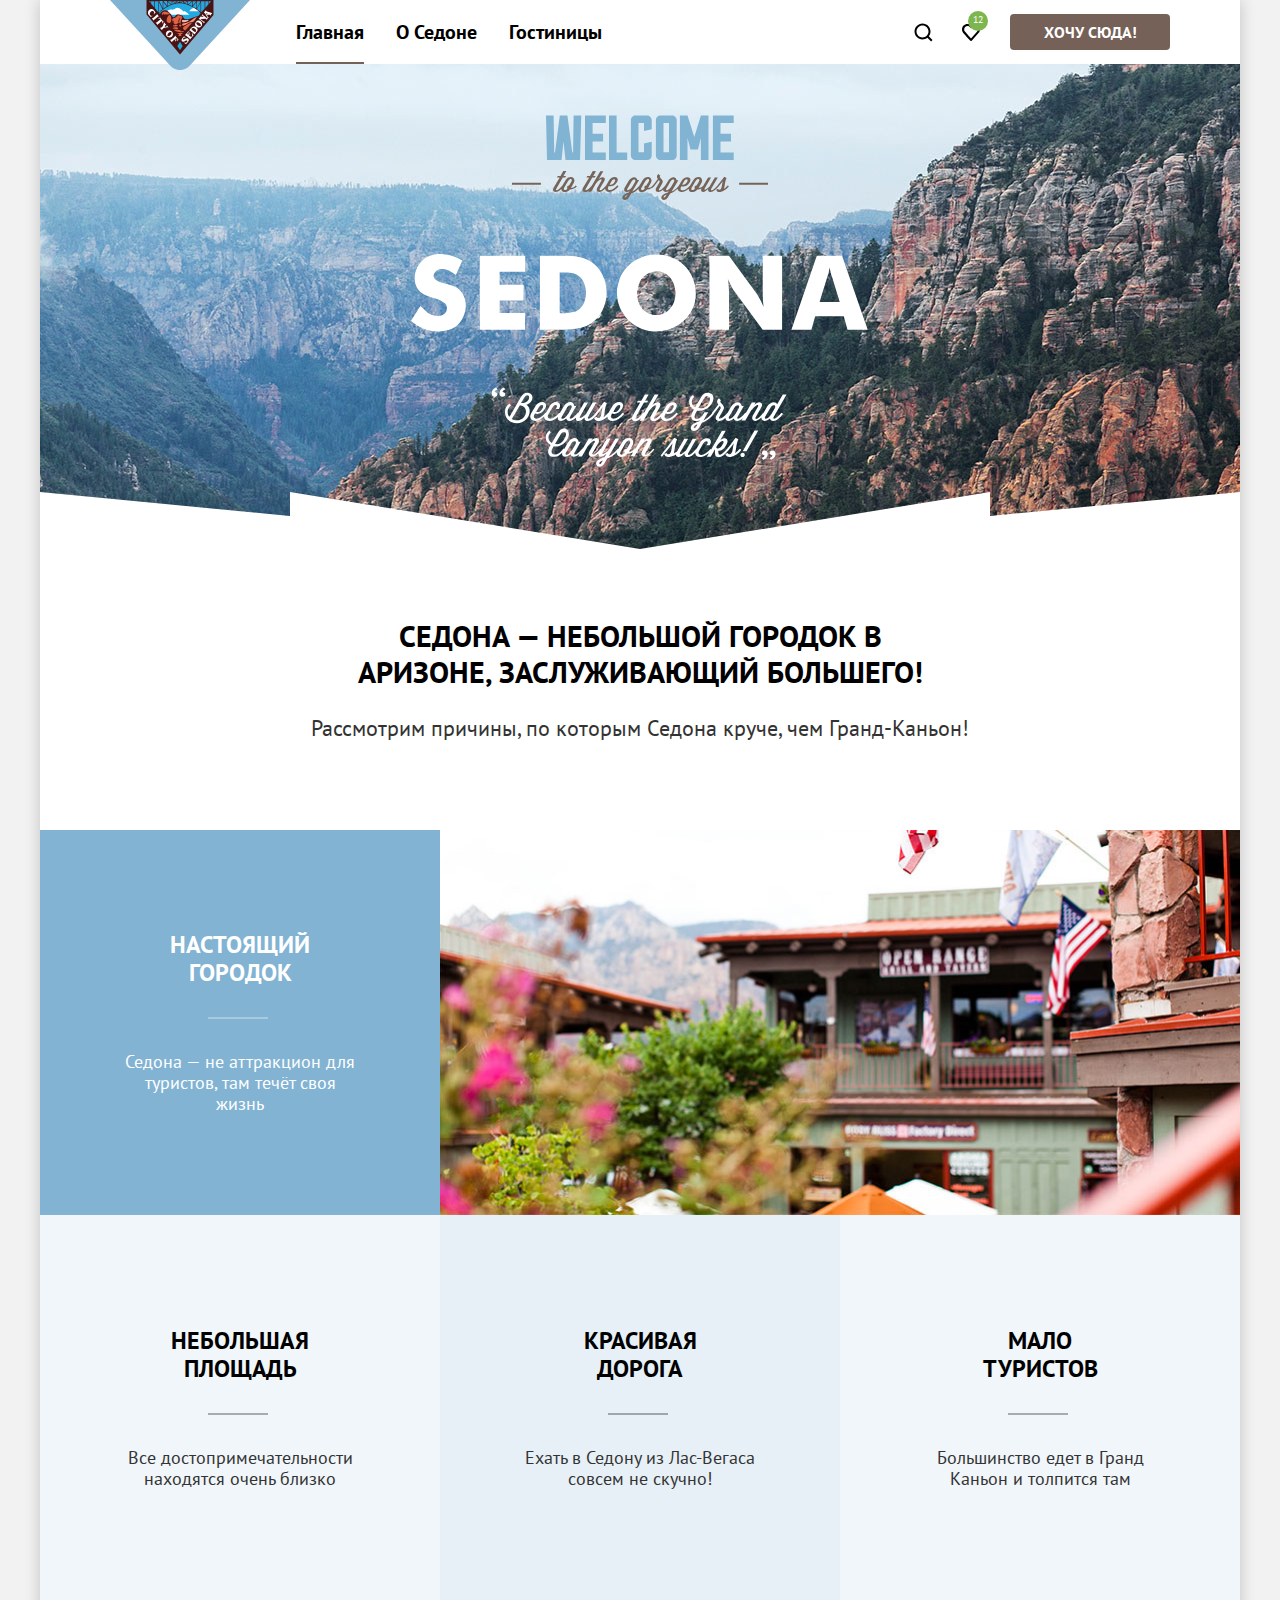
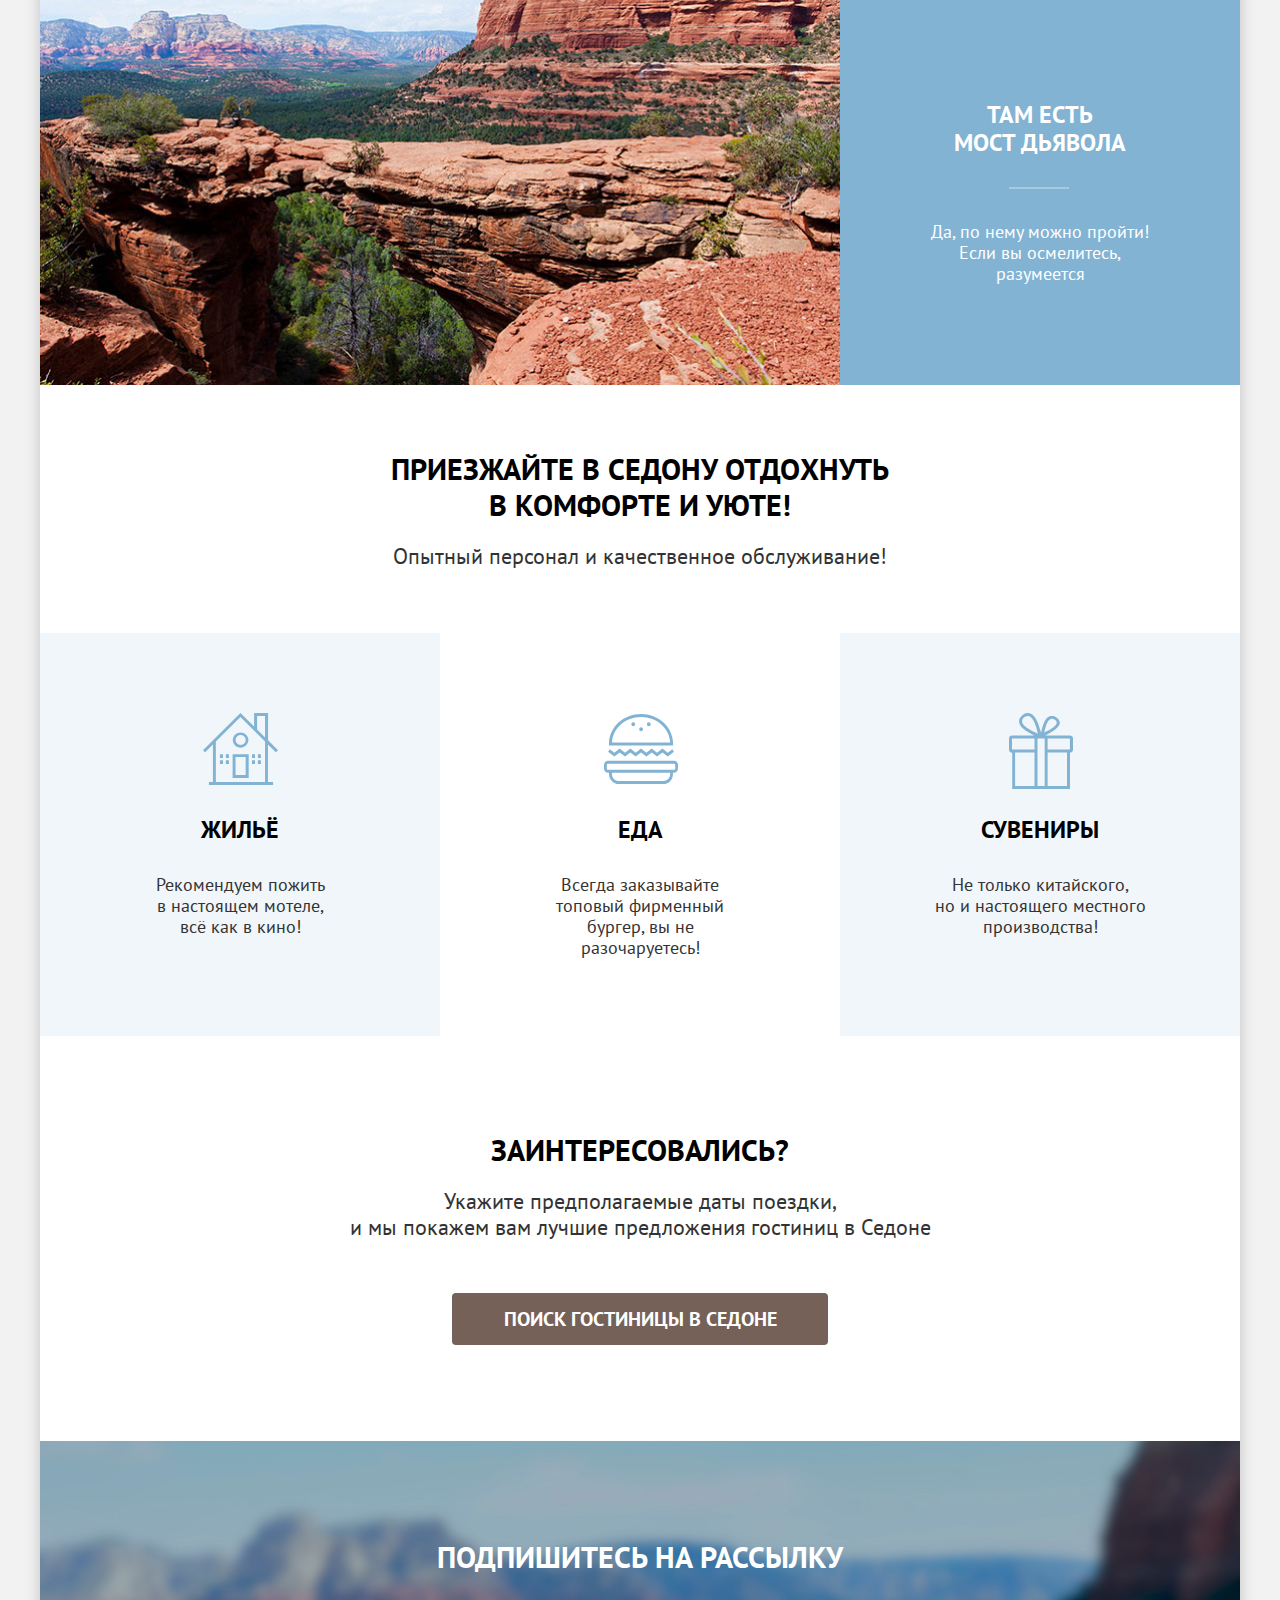
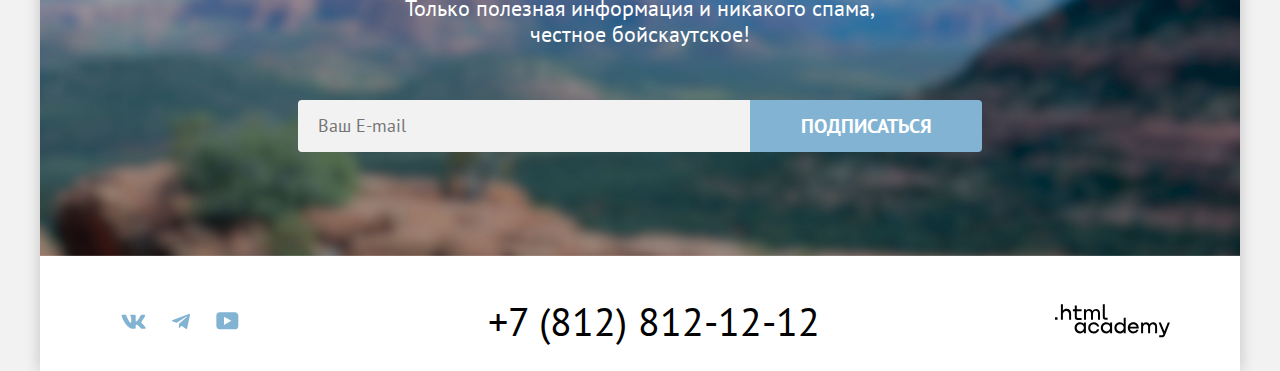
<file: index.html>
<!DOCTYPE html>
<html lang="ru">
  <head>
    <meta charset="utf-8" />
    <title>Седона</title>
    <link rel="stylesheet" href="styles/styles.css" />
    <link rel="icon" href="favicon.ico" />
    <link rel="icon" type="image/png" href="images/favicon.png" />
  </head>
  <body>
    <div class="page-container">
      <header class="page-header" data-test="header">
        <nav class="navigation">
          <a class="navigation-logo" href="index.html" aria-current="page"
            ><img
              class="logo-navigation-list"
              src="images/logo.svg"
              width="140"
              height="70"
              alt="Логотип Седоны"
          /></a>
          <ul class="navigation-list list-reset">
            <li class="navigation-item">
              <a class="navigation-link navigation-link-current" href="#"
                >Главная</a
              >
            </li>
            <li class="navigation-item">
              <a class="navigation-link" href="#">О Седоне</a>
            </li>
            <li class="navigation-item">
              <a class="navigation-link" href="catalog.html">Гостиницы</a>
            </li>
          </ul>
          <ul class="navigation-user list-reset">
            <li class="navigation-user-item">
              <a class="navigation-link" href="#"
                ><span class="visually-hidden">Поиск</span></a
              >
            </li>
            <li class="navigation-user-item">
              <a class="navigation-link" href="#"
                ><span class="visually-hidden">В избранном</span></a
              >
              <span class="favorite-tag">12</span>
            </li>
            <li class="navigation-user-item">
              <a class="navigation-link-button button" href="#"
                >Хочу сюда!<span class="visually-hidden">Хочу сюда!</span></a
              >
            </li>
          </ul>
        </nav>
      </header>
      <main class="main-index main-container" data-test="main">
        <section class="main-hero" data-test="hero">
          <h1 class="visually-hidden">Седона - городок в Аризоне</h1>
          <img
            class="hero-image"
            src="images/welcome.svg"
            width="458"
            height="352"
            loading="lazy"
            alt="Wellcome to the gorgeous Sedona, because the Grand Canyon sucks! "
          />
        </section>

        <section class="advantages" data-test="advantages">
          <h2 class="visually-hidden">Достоинства города</h2>
          <h2 class="advantages-hero">
            Седона — небольшой городок в Аризоне, заслуживающий большего!
          </h2>
          <p class="advantages-about">
            Рассмотрим причины, по которым Седона круче, чем Гранд-Каньон!
          </p>

          <ul class="advantages-list list-reset">
            <li class="advantages-list-item advantages-item-picture">
              <div class="advantages-list-item-container">
                <h3 class="advantages-title">Настоящий городок</h3>
                <p class="advantages-description">
                  Седона — не аттракцион для туристов, там течёт своя жизнь
                </p>
              </div>
              <img
                class="advantages-picture"
                src="images/advantages/photo-1.jpg"
                width="800"
                height="385"
                alt="Городок"
              />
            </li>
            <li class="advantages-list-item">
              <div class="advantages-list-item-container">
                <h3 class="advantages-title">Небольшая площадь</h3>
                <p class="advantages-description advantages-description-dark">
                  Все достопримечательности находятся очень близко
                </p>
              </div>
            </li>
            <li class="advantages-list-item advantages-item-dark">
              <div class="advantages-list-item-container">
                <h3 class="advantages-title">Красивая дорога</h3>
                <p class="advantages-description advantages-description-dark">
                  Ехать в Седону из Лас-Вегаса совсем не скучно!
                </p>
              </div>
            </li>
            <li class="advantages-list-item">
              <div class="advantages-list-item-container">
                <h3 class="advantages-title">Мало туристов</h3>
                <p class="advantages-description advantages-description-dark">
                  Большинство едет в Гранд Каньон и толпится там
                </p>
              </div>
            </li>
            <li class="advantages-list-item advantages-item-picture reversed">
              <div class="advantages-list-item-container">
                <h3 class="advantages-title">Там есть <br />мост дьявола</h3>
                <p class="advantages-description">
                  Да, по нему можно пройти! Если вы осмелитесь, разумеется
                </p>
              </div>
              <img
                class="advantages-picture"
                src="images/advantages/photo-2.jpg"
                width="800"
                height="385"
                alt="Мост"
              />
            </li>
          </ul>
        </section>
        <section class="services">
          <h3 class="visually-hidden">Сервис</h3>
          <h3 class="services-hero">
            Приезжайте в Седону отдохнуть в комфорте и уюте!
          </h3>
          <p class="services-about">
            Опытный персонал и качественное обслуживание!
          </p>

          <ul class="services-list list-reset">
            <li class="services-list-item services-item-dark">
              <h3 class="services-title">Жильё</h3>
              <p class="services-description">
                Рекомендуем пожить<br />
                в настоящем мотеле,<br />всё как в кино!
              </p>
            </li>
            <li class="services-list-item">
              <h3 class="services-title">Еда</h3>
              <p class="services-description">
                Всегда заказывайте <br />топовый фирменный бургер, вы не
                разочаруетесь!
              </p>
            </li>
            <li class="services-list-item services-item-dark">
              <h3 class="services-title">Сувениры</h3>
              <p class="services-description">
                Не только китайского, <br />но и настоящего местного
                производства!
              </p>
            </li>
          </ul>
        </section>
        <section class="hotel-search" data-test="search">
          <h2 class="visually-hidden">Поиск гостиницы в Седоне</h2>
          <p class="hotel-search-title">Заинтересовались?</p>
          <p class="hotel-search-description">
            Укажите предполагаемые даты поездки,<br />и мы покажем вам лучшие
            предложения гостиниц в Седоне
          </p>
          <a class="button hotel-search-button" href="catalog.html"
            >Поиск гостиницы в Седоне</a
          >
        </section>
      </main>
      <footer class="page-footer" data-test="footer">
        <section class="subscribe subscribe-index" data-test="subscribe">
          <h2 class="subscribe-title">Подпишитесь на рассылку</h2>
          <p class="subscribe-description">
            Только полезная информация и никакого спама,<br />
            честное бойскаутское!
          </p>
          <form
            class="subscribe-form"
            action="https://echo.htmlacademy.ru/"
            method="post"
          >
            <label class="visually-hidden" for="subscribe-email">E-mail</label>
            <input
              class="field"
              placeholder="Ваш E-mail"
              type="email"
              name="subscribe-email"
              id="subscribe-email"
              required
            />
            <button class="button subscribe-button" type="submit">
              Подписаться
            </button>
          </form>
        </section>

        <section class="footer-contacts">
          <ul class="socials-list list-reset">
            <li class="socials-item">
              <a
                class="socials-link"
                href="https://vk.com/htmlacademy"
                target="_blank"
                rel="noreferrer noopener"
              >
                <span class="visually-hidden"> Группа в Вконтакте </span>
                <svg
                  aria-hidden="true"
                  focusable="false"
                  width="25"
                  height="15"
                  viewBox="0 0 25 15"
                  fill="currentColor"
                  xmlns="http://www.w3.org/2000/svg"
                >
                  <path
                    fill-rule="evenodd"
                    d="M24.1164 1.80445C24.2824 1.25845 24.1164 0.856445 23.3214 0.856445H20.6964C20.0284 0.856445 19.7204 1.20345 19.5534 1.58645C19.5534 1.58645 18.2184 4.78245 16.3274 6.85845C15.7154 7.46045 15.4374 7.65145 15.1034 7.65145C14.9364 7.65145 14.6854 7.46045 14.6854 6.91345V1.80445C14.6854 1.14845 14.5014 0.856445 13.9454 0.856445H9.81738C9.40038 0.856445 9.14938 1.16045 9.14938 1.44945C9.14938 2.07045 10.0954 2.21445 10.1924 3.96245V7.76045C10.1924 8.59345 10.0394 8.74444 9.70538 8.74444C8.81538 8.74444 6.65038 5.53345 5.36538 1.85945C5.11638 1.14445 4.86438 0.856445 4.19338 0.856445H1.56638C0.816382 0.856445 0.666382 1.20345 0.666382 1.58645C0.666382 2.26845 1.55638 5.65645 4.81138 10.1374C6.98138 13.1974 10.0364 14.8564 12.8194 14.8564C14.4884 14.8564 14.6944 14.4884 14.6944 13.8534V11.5404C14.6944 10.8034 14.8524 10.6564 15.3814 10.6564C15.7714 10.6564 16.4384 10.8484 17.9964 12.3234C19.7764 14.0724 20.0694 14.8564 21.0714 14.8564H23.6964C24.4464 14.8564 24.8224 14.4884 24.6064 13.7604C24.3684 13.0364 23.5184 11.9854 22.3914 10.7384C21.7794 10.0284 20.8614 9.26345 20.5824 8.88045C20.1934 8.38945 20.3044 8.17044 20.5824 7.73345C20.5824 7.73345 23.7824 3.30745 24.1154 1.80445H24.1164Z"
                  />
                </svg>
              </a>
            </li>
            <li class="socials-item">
              <a
                class="socials-link"
                href="https://t.me/htmlacademy"
                target="_blank"
                rel="noreferrer noopener"
              >
                <span class="visually-hidden"> Группа в Телеграмме </span>
                <svg
                  aria-hidden="true"
                  focusable="false"
                  width="18"
                  height="17"
                  viewBox="0 0 18 17"
                  fill="currentColor"
                  xmlns="http://www.w3.org/2000/svg"
                >
                  <path
                    d="M16.785 0.955705L0.840489 7.1042C-0.247661 7.54126 -0.241365 8.14828 0.640845 8.41897L4.73445 9.69597L14.2058 3.72014C14.6537 3.44766 15.0629 3.59424 14.7265 3.89281L7.05283 10.8183H7.05103L7.05283 10.8192L6.77045 15.0387C7.18413 15.0387 7.36669 14.8489 7.59871 14.625L9.58705 12.6915L13.7229 15.7464C14.4855 16.1664 15.0332 15.9506 15.2229 15.0405L17.9379 2.2453C18.2158 1.13107 17.5126 0.626562 16.785 0.955705Z"
                  />
                </svg>
              </a>
            </li>
            <li class="socials-item">
              <a
                class="socials-link"
                href="https://www.youtube.com/user/htmlacademyru"
                target="_blank"
                rel="noreferrer noopener"
              >
                <span class="visually-hidden"> Канал на YouTube </span
                ><svg
                  aria-hidden="true"
                  focusable="false"
                  width="23"
                  height="18"
                  viewBox="0 0 23 18"
                  fill="currentColor"
                  xmlns="http://www.w3.org/2000/svg"
                >
                  <path
                    d="M18.9402 0.356445H3.50738C1.64668 0.356445 0.333252 1.9502 0.333252 3.75645V13.8502C0.333252 15.7627 1.64668 17.3564 3.50738 17.3564H19.1591C20.8009 17.3564 22.3333 15.7627 22.3333 13.9564V3.75645C22.1143 1.9502 20.8009 0.356445 18.9402 0.356445ZM7.99494 12.8939V4.81894L15.3283 8.85645L7.99494 12.8939Z"
                  />
                </svg>
              </a>
            </li>
          </ul>
          <a class="footer-contacts-phone" href="tel:+78128121212"
            >+7 (812) 812-12-12</a
          >
          <a
            class="footer-logo"
            href="https://htmlacademy.ru/"
            target="_blank"
            rel="noreferrer noopener"
          >
            <span class="visually-hidden">Сайт Академии</span>
            <svg
              aria-hidden="true"
              focusable="false"
              xmlns="http://www.w3.org/2000/svg"
              width="115"
              height="34"
              fill="currentColor"
            >
              <path
                d="M0 13.26v2.6h2.5v-2.6H0ZM11.6 4.86c-1.6 0-2.8.7-3.6 1.7h-.1V.36h-2v15.5h2v-5.3c0-2.1 1.3-3.6 3.3-3.6 1.8 0 2.9 1.4 2.9 3.2v5.7h2v-6.1c.1-3-1.8-4.9-4.5-4.9ZM26.6 5.16h-4.8v-3.7h-2v3.8h-1.9v2h1.9v6c0 1.7 1 2.7 2.7 2.7h4.1v-2h-3.7c-.7 0-1.1-.4-1.1-1.1v-5.7h4.8v-2ZM41.1 4.96c-1.6 0-2.9.8-3.5 2.1h-.1c-.6-1.2-1.8-2.1-3.4-2.1-1.4 0-2.5.8-3.1 1.8h-.1v-1.6H29v10.6h2v-5.4c0-2 1-3.5 2.6-3.5 1.5 0 2.4 1 2.4 2.6v6.3h2v-5.6c0-2.4 1.4-3.3 2.6-3.3 1.5 0 2.4 1 2.4 2.6v6.3h2v-6.5c.1-2.5-1.4-4.3-3.9-4.3ZM47.8 13.06c0 1.7 1 2.7 2.8 2.7h2v-2h-1.7c-.7 0-1.1-.4-1.1-1.1V.36h-2v12.7ZM28.9 20.06c-.9-1.1-2.2-1.8-3.9-1.8-3.1 0-5.4 2.3-5.4 5.6s2.3 5.6 5.4 5.6c1.8 0 3-.8 3.8-1.9h.1v1.6h2v-10.6h-2v1.5Zm-3.6 7.4c-2.2 0-3.6-1.6-3.6-3.6s1.4-3.6 3.6-3.6 3.6 1.6 3.6 3.6c0 1.9-1.4 3.6-3.6 3.6ZM44.2 22.36c-.5-2.4-2.6-4.1-5.4-4.1a5.4 5.4 0 0 0-5.6 5.6c0 3.1 2.2 5.6 5.6 5.6 2.8 0 4.9-1.8 5.4-4.2h-2.1a3.4 3.4 0 0 1-3.3 2.3c-2.2 0-3.6-1.6-3.6-3.6s1.4-3.6 3.6-3.6c1.6 0 2.8 1 3.3 2.2h2.1v-.2ZM55.1 20.06c-.9-1.1-2.2-1.8-3.9-1.8-3.1 0-5.4 2.3-5.4 5.6s2.3 5.6 5.4 5.6c1.8 0 3-.8 3.8-1.9h.1v1.6h2v-10.6h-2v1.5Zm-3.6 7.4c-2.2 0-3.6-1.6-3.6-3.6s1.4-3.6 3.6-3.6 3.6 1.6 3.6 3.6c0 1.9-1.5 3.6-3.6 3.6ZM68.7 20.16c-.9-1.1-2.2-1.9-3.9-1.9-3.1 0-5.4 2.3-5.4 5.6s2.2 5.6 5.4 5.6c1.7 0 3-.8 3.8-1.8h.1v1.5h2v-15.4h-2v6.4Zm-3.6 7.3c-2.2 0-3.6-1.6-3.6-3.6s1.4-3.6 3.6-3.6 3.6 1.6 3.6 3.6c-.1 2-1.5 3.6-3.6 3.6ZM78.3 18.26c-3.3 0-5.5 2.5-5.5 5.6 0 3 2.1 5.6 5.5 5.6 2.5 0 4.5-1.3 5.2-3.6h-2.1c-.5 1-1.6 1.6-3 1.6-1.9 0-3.3-1.3-3.4-2.9h8.8c.2-3.6-2-6.3-5.5-6.3Zm0 1.9c1.7 0 3 1 3.3 2.6h-6.5c.3-1.5 1.5-2.6 3.2-2.6ZM98.2 18.26c-1.6 0-2.9.8-3.6 2h-.1c-.6-1.2-1.8-2-3.4-2-1.4 0-2.5.7-3.1 1.8v-1.5h-1.9v10.6h2v-5.4c0-2 1-3.4 2.6-3.5 1.5 0 2.4 1 2.4 2.6v6.3h2v-5.6c0-2.4 1.4-3.3 2.6-3.3 1.5 0 2.4 1 2.4 2.6v6.3h2v-6.5c.1-2.6-1.4-4.4-3.9-4.4ZM109.4 27.36l-3.6-8.9h-2.2l4.8 11.6c-.3.9-.7 1.2-1.7 1.2h-2.5v2h2.5c1.8 0 2.8-.8 3.5-2.6l4.7-12.2h-2.1l-3.4 8.9Z"
              />
            </svg>
          </a>
        </section>
      </footer>
    </div>
    <div class="modal-container modal-container-close">
      <div class="modal modal-search">
        <button class="modal-close-button" type="button">
          <span class="visually-hidden">Закрыть</span>
          <svg
            width="14"
            height="14"
            viewBox="0 0 14 14"
            fill="currentColor"
            xmlns="http://www.w3.org/2000/svg"
          >
            <path
              d="M14 1.29231L12.7077 0L7 5.70769L1.29231 0L0 1.29231L5.70769 7L0 12.7077L1.29231 14L7 8.29231L12.7077 14L14 12.7077L8.29231 7L14 1.29231Z"
            />
          </svg>
        </button>
        <section class="modal-content">
          <h2 class="modal-title">Поиск гостиницы в Седоне</h2>
          <form
            class="modal-search-form"
            action="https://echo.htmlacademy.ru/"
            method="post"
          >
            <p class="modal-field">
              <label class="modal-field-label" for="search-date-arr"
                >Дата заезда:</label
              >
              <input
                class="modal-field-input"
                type="text"
                id="search-date-arr"
                name="date-arr"
                value="27 апреля 2020"
                placeholder="Укажите дату заезда"
                required
              />
              <span class="modal-field-massage modal-field-massage-err"
                >Мы не можем отправить вас в прошлое</span
              >
            </p>
            <p class="modal-field">
              <label class="modal-field-label" for="search-date-dep"
                >Дата выезда:</label
              >
              <input
                class="modal-field-input"
                type="text"
                id="search-date-dep"
                name="date-dep"
                value="1 сентября 2021"
                placeholder="Укажите дату выезда"
                required
              />
              <span class="modal-field-massage"
                >На эти даты есть свободные номера. Пока есть.</span
              >
            </p>
            <p class="modal-field modal-field-men">
              <label class="modal-field-label" for="search-men-adults"
                >Взрослые:</label
              >
              <span class="modal-field-men-number">
                <button class="modal-field-men-button" type="button">
                  <span class="visually-hidden"
                    >Уменьшить количество человек</span
                  >
                  <svg
                    width="20"
                    height="20"
                    viewBox="0 0 20 20"
                    fill="currentColor"
                    xmlns="http://www.w3.org/2000/svg"
                  >
                    <path d="M3 9V11H17V9H3Z" />
                  </svg>
                </button>
                <input
                  class="modal-field-men-input"
                  type="number"
                  id="search-men-adults"
                  name="adults"
                  value="2"
                  required
                />
                <button class="modal-field-men-button" type="button">
                  <span class="visually-hidden"
                    >Увеличить количество человек</span
                  >
                  <svg
                    width="20"
                    height="20"
                    viewBox="0 0 20 20"
                    fill="currentColor"
                    xmlns="http://www.w3.org/2000/svg"
                  >
                    <path d="M17 9H11V3H9V9H3V11H9V17H11V11H17V9Z" />
                  </svg>
                </button>
              </span>
            </p>
            <p class="modal-field modal-field-men">
              <label class="modal-field-label" for="search-men-kids"
                >Дети:</label
              >
              <button class="modal-field-men-info" type="button">
                <svg
                  width="2"
                  height="12"
                  viewBox="0 0 2 12"
                  fill="currentColor"
                  xmlns="http://www.w3.org/2000/svg"
                >
                  <path
                    fill-rule="evenodd"
                    clip-rule="evenodd"
                    d="M0 0H2V2H0V0ZM2 12H0V3H2V12Z"
                  />
                </svg>
              </button>
              <span class="modal-field-men-info-massage"
                >Укажите количество детей, которые будут с вами, возраст которых
                от 6 до 18 лет. Дети до 6 лет размещаются бесплатно.</span
              >
              <span class="modal-field-men-number">
                <button class="modal-field-men-button" type="button">
                  <span class="visually-hidden"
                    >Уменьшить количество человек</span
                  >
                  <svg
                    width="20"
                    height="20"
                    viewBox="0 0 20 20"
                    fill="currentColor"
                    xmlns="http://www.w3.org/2000/svg"
                  >
                    <path d="M3 9V11H17V9H3Z" />
                  </svg>
                </button>
                <input
                  class="modal-field-men-input"
                  type="number"
                  id="search-men-kids"
                  name="kids"
                  value="2"
                  required
                />
                <button class="modal-field-men-button" type="button">
                  <span class="visually-hidden"
                    >Увеличить количество человек</span
                  >
                  <svg
                    width="20"
                    height="20"
                    viewBox="0 0 20 20"
                    fill="currentColor"
                    xmlns="http://www.w3.org/2000/svg"
                  >
                    <path d="M17 9H11V3H9V9H3V11H9V17H11V11H17V9Z" />
                  </svg>
                </button>
              </span>
            </p>

            <button class="button modal-search-button" type="submit">
              Найти
            </button>
          </form>
          <p></p>
        </section>
      </div>
    </div>
  </body>
</html>
</file>
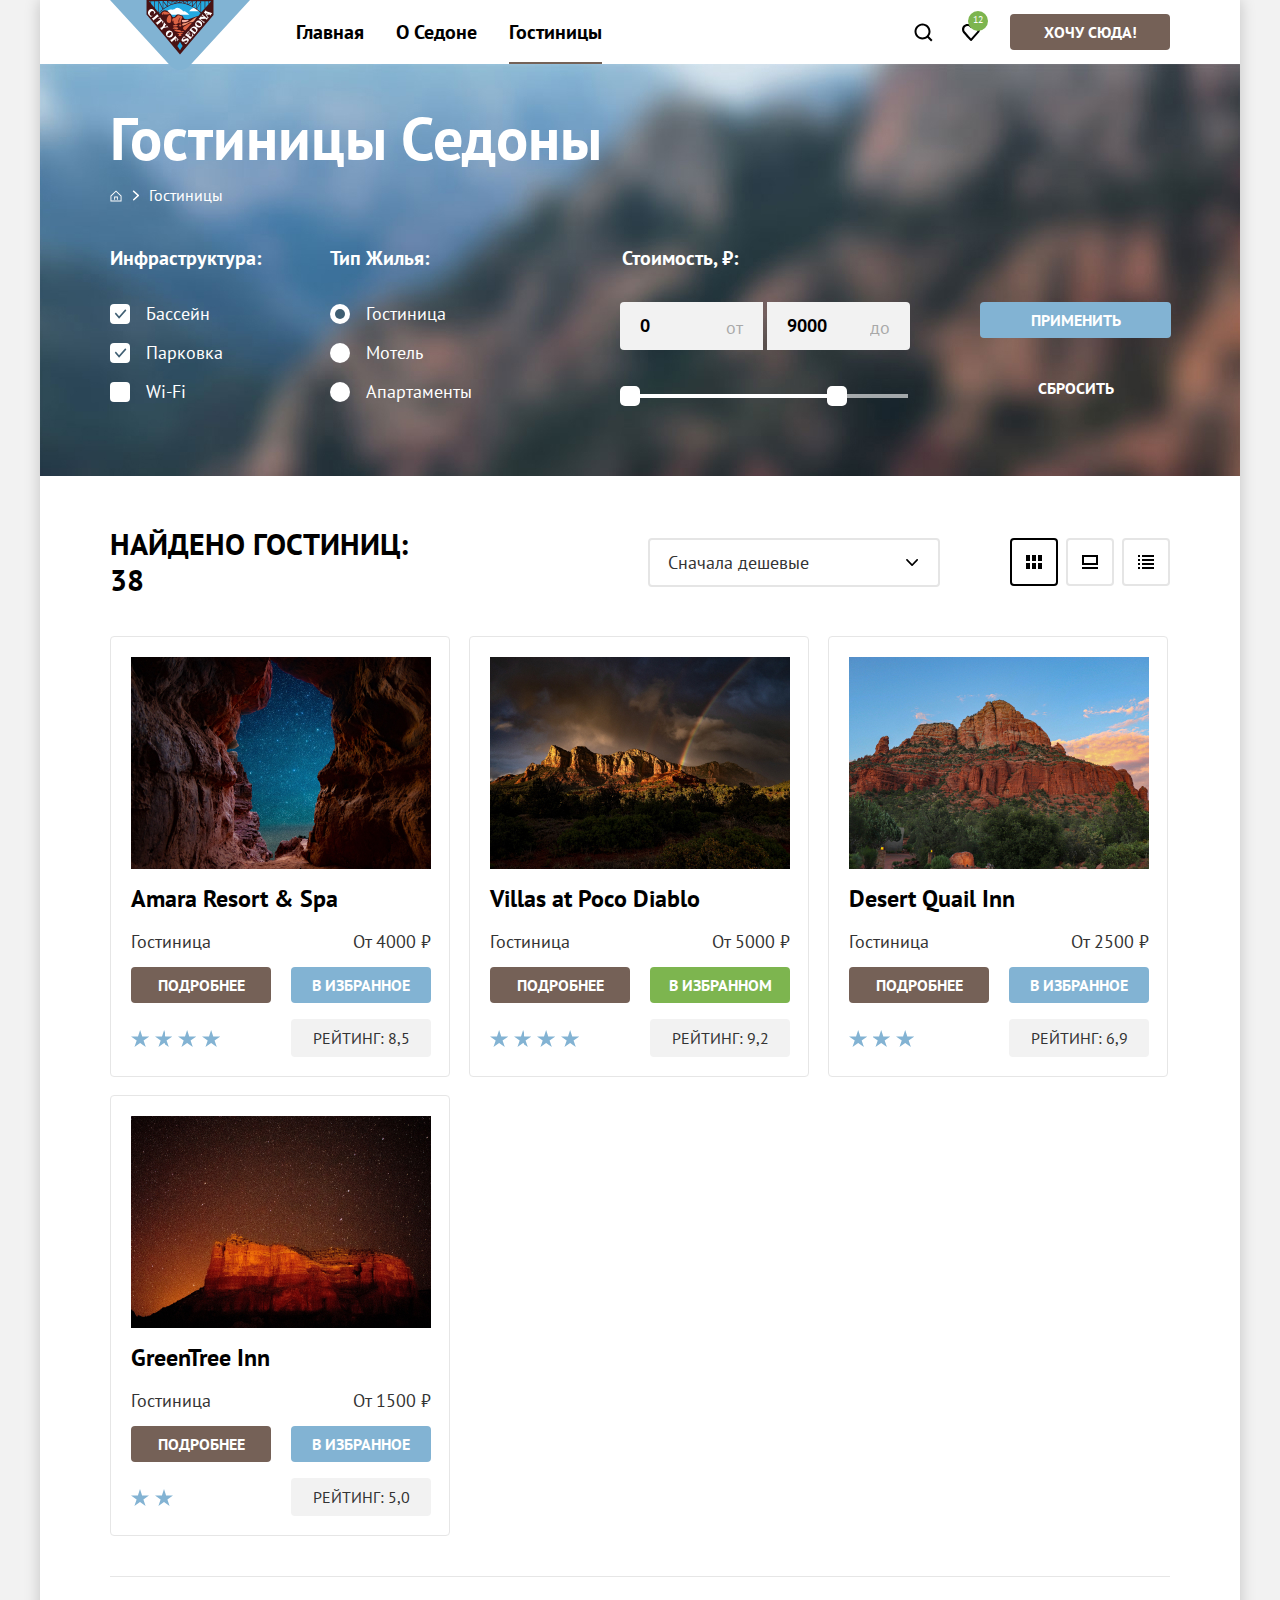
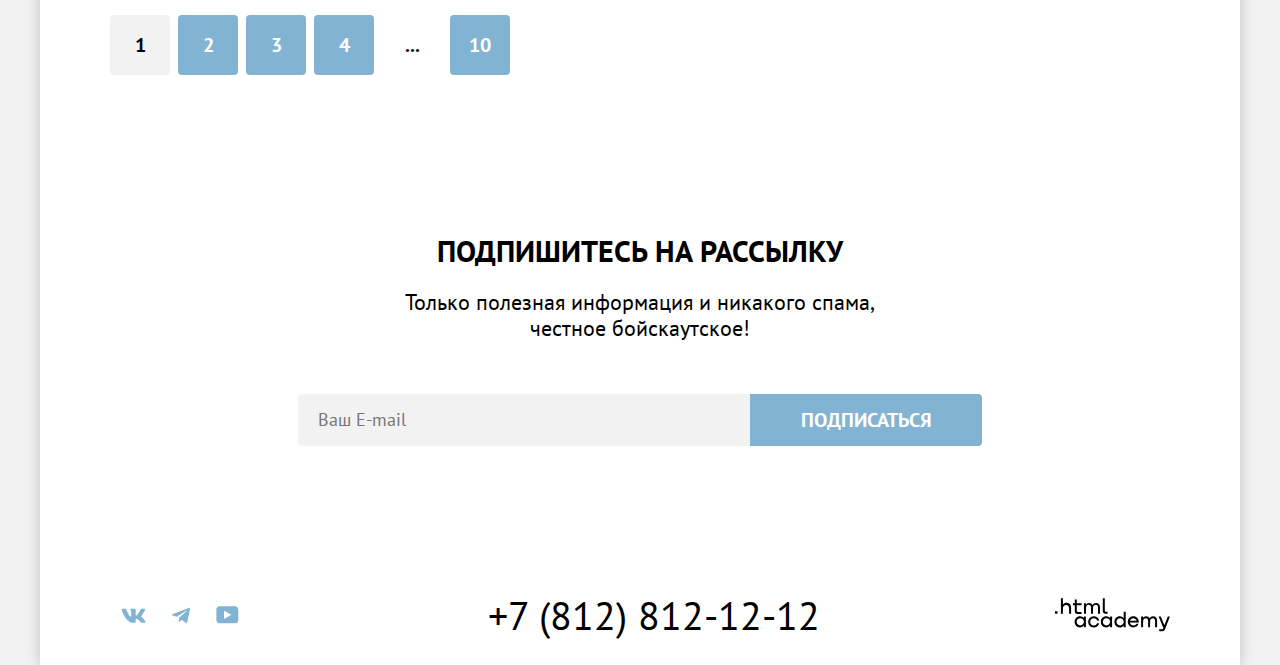
<file: catalog.html>
<!DOCTYPE html>
<html lang="en">
  <head>
    <meta charset="UTF-8" />
    <meta name="viewport" content="width=device-width, initial-scale=1.0" />
    <link rel="stylesheet" href="styles/styles.css" />
    <link rel="icon" href="favicon.ico" />
    <link rel="icon" type="image/png" href="images/favicon.png" />
    <title>Каталог гостиниц Седоны</title>
  </head>
  <body>
    <div class="page-container">
      <header class="page-header" data-test="header">
        <nav class="navigation">
          <a class="navigation-logo" href="index.html" aria-current="page"
            ><img
              class="logo-navigation-list"
              src="images/logo.svg"
              width="140"
              height="70"
              alt="Логотип Седоны"
          /></a>
          <ul class="navigation-list list-reset">
            <li class="navigation-item">
              <a class="navigation-link" href="index.html">Главная</a>
            </li>
            <li class="navigation-item">
              <a class="navigation-link" href="#">О Седоне</a>
            </li>
            <li class="navigation-item">
              <a
                class="navigation-link navigation-link-current"
                href="catalog.html"
                >Гостиницы</a
              >
            </li>
          </ul>
          <ul class="navigation-user list-reset">
            <li class="navigation-user-item">
              <a class="navigation-link" href="#"
                ><span class="visually-hidden">Поиск</span></a
              >
            </li>
            <li class="navigation-user-item">
              <a class="navigation-link" href="#"
                ><span class="visually-hidden">В избранном</span></a
              >
              <span class="favorite-tag">12</span>
            </li>
            <li class="navigation-user-item">
              <a class="navigation-link-button button" href="#"
                >Хочу сюда!<span class="visually-hidden">Хочу сюда!</span></a
              >
            </li>
          </ul>
        </nav>
      </header>
      <main class="main-catalog main-container" data-test="main">
        <header class="main-catalog-header">
          <div class="main-catalog-header-container">
            <h1 class="main-catalog-title">Гостиницы Седоны</h1>
            <ol class="breadcrumbs-list list-reset">
              <li class="breadcrumbs-item">
                <a
                  class="breadcrumbs-link breadcrumbs-link-main"
                  href="index.html"
                  ><span class="visually-hidden">Главная</span>
                </a>
              </li>
              <li class="breadcrumbs-item">
                <span class="breadcrumbs-link">Гостиницы</span>
              </li>
            </ol>
            <section class="filters" data-test="filter">
              <h2 class="visually-hidden">Фильтры поиска гостиницы</h2>
              <form
                class="catalog-filter"
                action="https://echo.htmlacademy.ru/"
                method="get"
              >
                <fieldset class="catalog-filter-group">
                  <legend class="catalog-filter-title">Инфраструктура:</legend>
                  <ul class="catalog-filter-list list-reset">
                    <li class="catalog-filter-item">
                      <label class="catalog-filter-option"
                        ><input
                          class="visually-hidden catalog-filter-option-input"
                          type="checkbox"
                          name="pool"
                          checked
                        /><span class="catalog-filter-option-mark"></span
                        ><span class="catalog-filter-option-name"
                          >Бассейн</span
                        ></label
                      >
                    </li>
                    <li class="catalog-filter-item">
                      <label class="catalog-filter-option"
                        ><input
                          class="catalog-filter-option-input visually-hidden"
                          type="checkbox"
                          name="parking"
                          checked
                        /><span class="catalog-filter-option-mark"></span
                        ><span class="catalog-filter-option-name"
                          >Парковка</span
                        ></label
                      >
                    </li>
                    <li class="catalog-filter-item">
                      <label class="catalog-filter-option"
                        ><input
                          class="catalog-filter-option-input visually-hidden"
                          type="checkbox"
                          name="Wi-fi"
                        /><span class="catalog-filter-option-mark"></span
                        ><span class="catalog-filter-option-name"
                          >Wi-Fi</span
                        ></label
                      >
                    </li>
                  </ul>
                </fieldset>
                <fieldset class="catalog-filter-group">
                  <legend class="catalog-filter-title">Тип жилья:</legend>
                  <ul class="catalog-filter-list list-reset">
                    <li class="catalog-filter-item">
                      <label class="catalog-filter-option"
                        ><input
                          class="catalog-filter-option-input visually-hidden"
                          type="radio"
                          name="house-type"
                          value="hotel"
                          checked
                        /><span class="catalog-filter-option-mark"></span
                        ><span class="catalog-filter-option-name"
                          >Гостиница</span
                        ></label
                      >
                    </li>
                    <li class="catalog-filter-item">
                      <label class="catalog-filter-option"
                        ><input
                          class="catalog-filter-option-input visually-hidden"
                          type="radio"
                          name="house-type"
                          value="motel"
                        />
                        <span class="catalog-filter-option-mark"></span>
                        <span class="catalog-filter-option-name"
                          >Мотель</span
                        ></label
                      >
                    </li>
                    <li class="catalog-filter-item">
                      <label class="catalog-filter-option"
                        ><input
                          class="catalog-filter-option-input visually-hidden"
                          type="radio"
                          name="house-type"
                          value="apartament"
                        /><span class="catalog-filter-option-mark"></span
                        ><span class="catalog-filter-option-name"
                          >Апартаменты</span
                        ></label
                      >
                    </li>
                  </ul>
                </fieldset>
                <fieldset class="catalog-fieldset">
                  <legend class="catalog-fieldset-title">Стоимость, ₽:</legend>
                  <div class="catalog-fieldset-ranges">
                    <label class="catalog-fieldset-range"
                      ><span class="catalog-fieldset-range-input-label"
                        >от</span
                      >
                      <input
                        class="catalog-fieldset-range-input catalog-fieldset-range-input-min"
                        type="number"
                        name="min-price"
                        value="0"
                        min="0"
                        max="8999"
                        placeholder="0"
                      />
                    </label>
                    <label class="catalog-fieldset-range"
                      ><span class="catalog-fieldset-range-input-label"
                        >до</span
                      >
                      <input
                        class="catalog-fieldset-range-input catalog-fieldset-range-input-max"
                        type="number"
                        name="max-price"
                        value="9000"
                        min="0"
                        max="9000"
                        placeholder="9000"
                    /></label>
                  </div>
                  <div class="range-inputs">
                    <div class="range-bar" style="left: 0; width: 207px">
                      <button
                        class="range-toggle range-toggle-min"
                        type="button"
                      >
                        <span class="visually-hidden">Минимальная цена</span>
                      </button>
                      <button
                        class="range-toggle range-toggle-max"
                        type="button"
                      >
                        <span class="visually-hidden">Максимальная цена</span>
                      </button>
                    </div>
                  </div>
                </fieldset>
                <div class="catalog-filter-button">
                  <button class="button apply-button" type="submit">
                    Применить
                  </button>
                  <button class="button reset-button" type="reset">
                    Сбросить
                  </button>
                </div>
              </form>
            </section>
          </div>
        </header>
        <!-- Catalog-products -->
        <section class="catalog-products" data-test="catalog">
          <div class="catalog-products-container">
            <header class="catalog-products-header">
              <h2 class="catalog-products-title">
                Найдено гостиниц:
                <span class="catalog-products-result">38</span>
              </h2>
              <select
                class="catalog-products-select"
                aria-label="Сортировка результатов поиска"
              >
                <option value="cheap" selected>Сначала дешевые</option>
                <option value="popular">Сначала популярные</option>
                <option value="expensive">Сначала дорогие</option>
              </select>
              <ul class="catalog-view-mode list-reset">
                <li class="catalog-view-mode-item">
                  <button
                    class="view-mode-button view-mode-button-current view-mode-button-grid"
                    type="button"
                  >
                    <span class="visually-hidden"> Отобразить сеткой </span>
                  </button>
                </li>
                <li class="catalog-view-mode-item">
                  <button
                    class="view-mode-button veiw-mode-button-card"
                    type="button"
                  >
                    <span class="visually-hidden"> Отобразить карточками </span>
                  </button>
                </li>
                <li class="catalog-view-mode-item">
                  <button
                    class="view-mode-button view-mode-button-list"
                    type="button"
                  ></button>
                </li>
              </ul>
            </header>
            <!-- catalog-products-card -->
            <ul class="catalog-products-list list-reset">
              <li class="catalog-products-card">
                <a class="catalog-products-card-link" href="#" tabindex="-1">
                  <img
                    class="catalog-products-img"
                    src="images/catalog/hotel-1.jpg"
                    width="300"
                    height="212"
                    alt="Окресности Amara Resort & Spa"
                  />
                  <h3 class="catalog-product-title">Amara Resort & Spa</h3>
                </a>
                <p class="catalog-product-type">Гостиница</p>
                <p class="catalog-product-price">От 4000 ₽</p>
                <a class="button catalog-product-about" href="#">подробнее</a>
                <button class="button catalog-product-favorite" type="button">
                  в избранное
                </button>
                <p class="catalog-product-stars catalog-product-stars-four">
                  <span class="visually-hidden">4 звезды</span>
                </p>
                <p class="catalog-product-rating">Рейтинг: 8,5</p>
              </li>
              <li class="catalog-products-card">
                <a class="catalog-products-card-link" href="#" tabindex="-1">
                  <img
                    class="catalog-products-img"
                    src="images/catalog/hotel-2.jpg"
                    width="300"
                    height="212"
                    alt="Окресности Villas at Poco Diablo"
                  />
                  <h3 class="catalog-product-title">Villas at Poco Diablo</h3>
                </a>
                <p class="catalog-product-type">Гостиница</p>
                <p class="catalog-product-price">От 5000 ₽</p>
                <a class="button catalog-product-about" href="#">подробнее</a>
                <button
                  class="button catalog-product-favorite catalog-product-favorite-selected"
                  type="button"
                >
                  в избранном
                </button>
                <p class="catalog-product-stars catalog-product-stars-four">
                  <span class="visually-hidden">4 звезды</span>
                </p>
                <p class="catalog-product-rating">Рейтинг: 9,2</p>
              </li>
              <li class="catalog-products-card">
                <a class="catalog-products-card-link" href="#" tabindex="-1">
                  <img
                    class="catalog-products-img"
                    src="images/catalog/hotel-3.jpg"
                    width="300"
                    height="212"
                    alt="Окресности Desert Quail Inn"
                  />
                  <h3 class="catalog-product-title">Desert Quail Inn</h3>
                </a>
                <p class="catalog-product-type">Гостиница</p>
                <p class="catalog-product-price">От 2500 ₽</p>
                <a class="button catalog-product-about" href="#">подробнее</a>
                <button class="button catalog-product-favorite" type="button">
                  в избранное
                </button>
                <p class="catalog-product-stars catalog-product-stars-three">
                  <span class="visually-hidden">3 звезды</span>
                </p>
                <p class="catalog-product-rating">Рейтинг: 6,9</p>
              </li>
              <li class="catalog-products-card">
                <a class="catalog-products-card-link" href="#" tabindex="-1">
                  <img
                    class="catalog-products-img"
                    src="images/catalog/hotel-4.jpg"
                    width="300"
                    height="212"
                    alt="Окресности GreenTree Inn"
                  />
                  <h3 class="catalog-product-title">GreenTree Inn</h3>
                </a>
                <p class="catalog-product-type">Гостиница</p>
                <p class="catalog-product-price">От 1500 ₽</p>
                <a class="button catalog-product-about" href="#">подробнее</a>
                <button class="button catalog-product-favorite" type="button">
                  в избранное
                </button>
                <p class="catalog-product-stars catalog-product-stars-two">
                  <span class="visually-hidden">2 звезды</span>
                </p>
                <p class="catalog-product-rating">Рейтинг: 5,0</p>
              </li>
            </ul>
            <footer class="catalog-products-footer">
              <ul class="pagination-list list-reset">
                <li class="pagination-item">
                  <a class="pagination-link pagination-link-current">1</a>
                </li>
                <li class="pagination-item">
                  <a class="pagination-link" href="#">2</a>
                </li>
                <li class="pagination-item">
                  <a class="pagination-link" href="#">3</a>
                </li>
                <li class="pagination-item">
                  <a class="pagination-link" href="#">4</a>
                </li>
                <li class="pagination-item">
                  <a class="pagination-link pagination-link-other">...</a>
                </li>
                <li class="pagination-item">
                  <a class="pagination-link" href="#">10</a>
                </li>
              </ul>
            </footer>
          </div>
        </section>
      </main>
      <footer class="page-footer" data-test="footer">
        <section class="subscribe subscribe-catalog" data-test="subscribe">
          <h2 class="subscribe-title">Подпишитесь на рассылку</h2>
          <p class="subscribe-description">
            Только полезная информация и никакого спама,<br />
            честное бойскаутское!
          </p>
          <form
            class="subscribe-form"
            action="https://echo.htmlacademy.ru/"
            method="post"
          >
            <label class="visually-hidden" for="subscribe-email">E-mail</label>
            <input
              class="field"
              placeholder="Ваш E-mail"
              type="email"
              name="subscribe-email"
              id="subscribe-email"
              required
            />
            <button class="button subscribe-button" type="submit">
              Подписаться
            </button>
          </form>
        </section>
        <section class="footer-contacts">
          <ul class="socials-list list-reset">
            <li class="socials-item">
              <a
                class="socials-link"
                href="https://vk.com/htmlacademy"
                target="_blank"
                rel="noreferrer noopener"
              >
                <span class="visually-hidden"> Группа в Вконтакте </span>
                <svg
                  aria-hidden="true"
                  focusable="false"
                  width="25"
                  height="15"
                  viewBox="0 0 25 15"
                  fill="currentColor"
                  xmlns="http://www.w3.org/2000/svg"
                >
                  <path
                    fill-rule="evenodd"
                    d="M24.1164 1.80445C24.2824 1.25845 24.1164 0.856445 23.3214 0.856445H20.6964C20.0284 0.856445 19.7204 1.20345 19.5534 1.58645C19.5534 1.58645 18.2184 4.78245 16.3274 6.85845C15.7154 7.46045 15.4374 7.65145 15.1034 7.65145C14.9364 7.65145 14.6854 7.46045 14.6854 6.91345V1.80445C14.6854 1.14845 14.5014 0.856445 13.9454 0.856445H9.81738C9.40038 0.856445 9.14938 1.16045 9.14938 1.44945C9.14938 2.07045 10.0954 2.21445 10.1924 3.96245V7.76045C10.1924 8.59345 10.0394 8.74444 9.70538 8.74444C8.81538 8.74444 6.65038 5.53345 5.36538 1.85945C5.11638 1.14445 4.86438 0.856445 4.19338 0.856445H1.56638C0.816382 0.856445 0.666382 1.20345 0.666382 1.58645C0.666382 2.26845 1.55638 5.65645 4.81138 10.1374C6.98138 13.1974 10.0364 14.8564 12.8194 14.8564C14.4884 14.8564 14.6944 14.4884 14.6944 13.8534V11.5404C14.6944 10.8034 14.8524 10.6564 15.3814 10.6564C15.7714 10.6564 16.4384 10.8484 17.9964 12.3234C19.7764 14.0724 20.0694 14.8564 21.0714 14.8564H23.6964C24.4464 14.8564 24.8224 14.4884 24.6064 13.7604C24.3684 13.0364 23.5184 11.9854 22.3914 10.7384C21.7794 10.0284 20.8614 9.26345 20.5824 8.88045C20.1934 8.38945 20.3044 8.17044 20.5824 7.73345C20.5824 7.73345 23.7824 3.30745 24.1154 1.80445H24.1164Z"
                  />
                </svg>
              </a>
            </li>
            <li class="socials-item">
              <a
                class="socials-link"
                href="https://t.me/htmlacademy"
                target="_blank"
                rel="noreferrer noopener"
              >
                <span class="visually-hidden"> Группа в Телеграмме </span>
                <svg
                  aria-hidden="true"
                  focusable="false"
                  width="18"
                  height="17"
                  viewBox="0 0 18 17"
                  fill="currentColor"
                  xmlns="http://www.w3.org/2000/svg"
                >
                  <path
                    d="M16.785 0.955705L0.840489 7.1042C-0.247661 7.54126 -0.241365 8.14828 0.640845 8.41897L4.73445 9.69597L14.2058 3.72014C14.6537 3.44766 15.0629 3.59424 14.7265 3.89281L7.05283 10.8183H7.05103L7.05283 10.8192L6.77045 15.0387C7.18413 15.0387 7.36669 14.8489 7.59871 14.625L9.58705 12.6915L13.7229 15.7464C14.4855 16.1664 15.0332 15.9506 15.2229 15.0405L17.9379 2.2453C18.2158 1.13107 17.5126 0.626562 16.785 0.955705Z"
                  />
                </svg>
              </a>
            </li>
            <li class="socials-item">
              <a
                class="socials-link"
                href="https://www.youtube.com/user/htmlacademyru"
                target="_blank"
                rel="noreferrer noopener"
              >
                <span class="visually-hidden"> Канал на YouTube </span
                ><svg
                  aria-hidden="true"
                  focusable="false"
                  width="23"
                  height="18"
                  viewBox="0 0 23 18"
                  fill="currentColor"
                  xmlns="http://www.w3.org/2000/svg"
                >
                  <path
                    d="M18.9402 0.356445H3.50738C1.64668 0.356445 0.333252 1.9502 0.333252 3.75645V13.8502C0.333252 15.7627 1.64668 17.3564 3.50738 17.3564H19.1591C20.8009 17.3564 22.3333 15.7627 22.3333 13.9564V3.75645C22.1143 1.9502 20.8009 0.356445 18.9402 0.356445ZM7.99494 12.8939V4.81894L15.3283 8.85645L7.99494 12.8939Z"
                  />
                </svg>
              </a>
            </li>
          </ul>
          <a class="footer-contacts-phone" href="tel:+78128121212"
            >+7 (812) 812-12-12</a
          >
          <a
            class="footer-logo"
            href="https://htmlacademy.ru/"
            target="_blank"
            rel="noreferrer noopener"
          >
            <span class="visually-hidden">Сайт Академии</span>
            <svg
              aria-hidden="true"
              focusable="false"
              xmlns="http://www.w3.org/2000/svg"
              width="115"
              height="34"
              fill="currentColor"
            >
              <path
                d="M0 13.26v2.6h2.5v-2.6H0ZM11.6 4.86c-1.6 0-2.8.7-3.6 1.7h-.1V.36h-2v15.5h2v-5.3c0-2.1 1.3-3.6 3.3-3.6 1.8 0 2.9 1.4 2.9 3.2v5.7h2v-6.1c.1-3-1.8-4.9-4.5-4.9ZM26.6 5.16h-4.8v-3.7h-2v3.8h-1.9v2h1.9v6c0 1.7 1 2.7 2.7 2.7h4.1v-2h-3.7c-.7 0-1.1-.4-1.1-1.1v-5.7h4.8v-2ZM41.1 4.96c-1.6 0-2.9.8-3.5 2.1h-.1c-.6-1.2-1.8-2.1-3.4-2.1-1.4 0-2.5.8-3.1 1.8h-.1v-1.6H29v10.6h2v-5.4c0-2 1-3.5 2.6-3.5 1.5 0 2.4 1 2.4 2.6v6.3h2v-5.6c0-2.4 1.4-3.3 2.6-3.3 1.5 0 2.4 1 2.4 2.6v6.3h2v-6.5c.1-2.5-1.4-4.3-3.9-4.3ZM47.8 13.06c0 1.7 1 2.7 2.8 2.7h2v-2h-1.7c-.7 0-1.1-.4-1.1-1.1V.36h-2v12.7ZM28.9 20.06c-.9-1.1-2.2-1.8-3.9-1.8-3.1 0-5.4 2.3-5.4 5.6s2.3 5.6 5.4 5.6c1.8 0 3-.8 3.8-1.9h.1v1.6h2v-10.6h-2v1.5Zm-3.6 7.4c-2.2 0-3.6-1.6-3.6-3.6s1.4-3.6 3.6-3.6 3.6 1.6 3.6 3.6c0 1.9-1.4 3.6-3.6 3.6ZM44.2 22.36c-.5-2.4-2.6-4.1-5.4-4.1a5.4 5.4 0 0 0-5.6 5.6c0 3.1 2.2 5.6 5.6 5.6 2.8 0 4.9-1.8 5.4-4.2h-2.1a3.4 3.4 0 0 1-3.3 2.3c-2.2 0-3.6-1.6-3.6-3.6s1.4-3.6 3.6-3.6c1.6 0 2.8 1 3.3 2.2h2.1v-.2ZM55.1 20.06c-.9-1.1-2.2-1.8-3.9-1.8-3.1 0-5.4 2.3-5.4 5.6s2.3 5.6 5.4 5.6c1.8 0 3-.8 3.8-1.9h.1v1.6h2v-10.6h-2v1.5Zm-3.6 7.4c-2.2 0-3.6-1.6-3.6-3.6s1.4-3.6 3.6-3.6 3.6 1.6 3.6 3.6c0 1.9-1.5 3.6-3.6 3.6ZM68.7 20.16c-.9-1.1-2.2-1.9-3.9-1.9-3.1 0-5.4 2.3-5.4 5.6s2.2 5.6 5.4 5.6c1.7 0 3-.8 3.8-1.8h.1v1.5h2v-15.4h-2v6.4Zm-3.6 7.3c-2.2 0-3.6-1.6-3.6-3.6s1.4-3.6 3.6-3.6 3.6 1.6 3.6 3.6c-.1 2-1.5 3.6-3.6 3.6ZM78.3 18.26c-3.3 0-5.5 2.5-5.5 5.6 0 3 2.1 5.6 5.5 5.6 2.5 0 4.5-1.3 5.2-3.6h-2.1c-.5 1-1.6 1.6-3 1.6-1.9 0-3.3-1.3-3.4-2.9h8.8c.2-3.6-2-6.3-5.5-6.3Zm0 1.9c1.7 0 3 1 3.3 2.6h-6.5c.3-1.5 1.5-2.6 3.2-2.6ZM98.2 18.26c-1.6 0-2.9.8-3.6 2h-.1c-.6-1.2-1.8-2-3.4-2-1.4 0-2.5.7-3.1 1.8v-1.5h-1.9v10.6h2v-5.4c0-2 1-3.4 2.6-3.5 1.5 0 2.4 1 2.4 2.6v6.3h2v-5.6c0-2.4 1.4-3.3 2.6-3.3 1.5 0 2.4 1 2.4 2.6v6.3h2v-6.5c.1-2.6-1.4-4.4-3.9-4.4ZM109.4 27.36l-3.6-8.9h-2.2l4.8 11.6c-.3.9-.7 1.2-1.7 1.2h-2.5v2h2.5c1.8 0 2.8-.8 3.5-2.6l4.7-12.2h-2.1l-3.4 8.9Z"
              />
            </svg>
          </a>
        </section>
      </footer>
    </div>
  </body>
</html>
</file>
<file: styles/styles.css>
@font-face {
  font-family: "PT sans";
  src: url("../fonts/ptsans-400.woff2") format("woff2");
  font-style: normal;
  font-weight: 400;
  font-display: swap;
}
@font-face {
  font-family: "PT sans";
  src: url("../fonts/ptsans-700.woff2") format("woff2");
  font-style: normal;
  font-weight: 700;
  font-display: swap;
}
html {
  height: 100%;
}
body {
  display: flex;
  flex-direction: column;
  min-height: 100%;
  width: 1200px;
  margin: 0 auto;
  font-family: "PT sans", sans-serif;
  font-size: 18px;
  line-height: 21px;
  font-weight: 400;
  font-style: normal;
  color: #333333;
  background-color: #f2f2f2;
}
.page-container {
  display: flex;
  flex-direction: column;
  flex-grow: 1;
  width: 1200px;
  margin: 0 auto;
  background-color: #ffffff;
  box-shadow: 0 0 15px 0 rgba(0, 0, 0, 0.2);
}
.main-container {
  flex-grow: 1;
}
.visually-hidden {
  position: absolute;
  width: 1px;
  height: 1px;
  margin: -1px;
  padding: 0;
  border: 0;
  white-space: nowrap;
  clip-path: inset(100%);
  clip: rect(0 0 0 0);
  overflow: hidden;
}
.list-reset {
  margin: 0;
  padding: 0;
  list-style-type: none;
}
.button {
  display: inline-block;
  font-weight: 700;
  text-align: center;
  text-transform: uppercase;
  text-decoration: none;
  border: none;
  border-radius: 4px;
  box-sizing: border-box;
  cursor: pointer;
  padding: 8px 10px;
}

/* Pages */

.page-header {
  padding: 0 70px;
}
.navigation {
  display: flex;
  column-gap: 30px;
  margin: 0 auto;
}
.navigation-logo {
  position: relative;
  width: 140px;
  margin-bottom: -6px;
}
.navigation-logo:hover {
  opacity: 0.6;
  outline: none;
}
.navigation-logo:focus-visible {
  outline: none;
  opacity: 0.3;
}
.navigation-logo:active {
  outline: none;
}
.logo-navigation-list {
  display: block;
}
.navigation-list {
  display: flex;
  flex-wrap: wrap;
  width: 460px;
}
.navigation-link {
  display: block;
  padding: 20px 16px;
  font-size: 20px;
  line-height: 24px;
  font-weight: 700;
  color: #000000;
  text-decoration: none;
}
.navigation-link:hover {
  opacity: 0.6;
  outline: none;
}
.navigation-link:focus-visible {
  opacity: 0.6;
  outline: none;
}
.navigation-link:active {
  opacity: 0.3;
  outline: none;
}
.navigation-link-current {
  position: relative;
}
.navigation-link-current::after {
  content: "";
  position: absolute;
  bottom: 0;
  left: 16px;
  right: 16px;
  height: 2px;
  background-color: #756257;
}
.navigation-user {
  display: flex;
  flex-wrap: wrap;
  align-items: center;
  margin-left: auto;
}
.navigation-user-item {
  position: relative;
}
.navigation-user-item:first-child .navigation-link {
  background-image: url("..//images/icons/search.svg");
  background-repeat: no-repeat;
  background-position: center;
  padding: 32px 22px;
  background-color: transparent;
}
.navigation-user-item:nth-child(2) .navigation-link {
  background-image: url("..//images/icons/heart.svg");
  background-repeat: no-repeat;
  background-position: center;
  width: 20px;
  height: 20px;
}
.navigation-link-button {
  color: #ffffff;
  background-color: #756157;
  width: 160px;
  margin-left: 13px;
  font-size: 16px;
  line-height: 20px;
}
.navigation-link-button:hover {
  background-color: #615048;
  outline: none;
}
.navigation-link-button:focus-visible {
  background-color: #615048;
  outline: none;
}
.navigation-link-button:active {
  background-color: #756157;
}
.navigation-link-button:disabled {
  pointer-events: none;
  background-color: #e5e5e5;
}
.navigation-button {
  color: #ffffff;
  width: 160px;
  font-size: 16px;
  line-height: 20px;
  text-transform: uppercase;
  background-color: #756157;
}
.favorite-tag {
  position: absolute;
  top: 9px;
  left: 23px;
  max-width: 30px;
  min-width: 20px;
  height: 20px;
  padding: 4px 5px;
  overflow: hidden;
  color: #ffffff;
  font-size: 10px;
  line-height: 10px;
  text-align: center;
  border-radius: 50%;
  box-sizing: border-box;
  background-color: #7db54f;
}

/*main*/

.main-hero {
  color: #ffffff;
  background-image: url("../images/divider.svg"),
    url("../images/index-background.jpg");
  padding-top: 51px;
  padding-bottom: 82px;
  background-size: 100% auto, cover;
  background-repeat: no-repeat;
  background-position: center bottom, center;
  background-color: #2e4650;
}
.hero-image {
  display: block;
  margin-left: auto;
  margin-right: auto;
}

/*advantages*/

.advantages {
  color: #000000;
  background: #ffffff;
  text-align: center;
}
.advantages-hero {
  font-size: 30px;
  line-height: 36px;
  font-weight: 700;
  text-transform: uppercase;
  max-width: 620px;
  margin: 69px auto 25px;
  text-align: center;
}
.advantages-about {
  color: #333333;
  font-size: 22px;
  line-height: 26px;
  margin-top: 0;
  margin-bottom: 89px;
  text-align: center;
}
.advantages-list {
  display: flex;
  flex-wrap: wrap;
  margin-bottom: 64px;
}
.advantages-list-item {
  background-color: rgba(131, 179, 211, 0.12);
}
.advantages-list-item-container {
  display: flex;
  flex-direction: column;
  align-items: center;
  justify-content: center;
  width: 400px;
  min-height: 385px;
  padding: 85px 85px 85px;
  box-sizing: border-box;
}
.advantages-description-dark {
  color: #333333;
}
.advantages-title {
  font-size: 24px;
  line-height: 28px;
  font-weight: 700;
  text-transform: uppercase;
  max-width: 175px;
  margin-top: 0;
  margin-bottom: 62px;
  text-align: center;
}
.advantages-title::after {
  width: 60px;
  height: 2px;
  background-color: rgba(0, 0, 0, 0.3);
  content: "";
  position: relative;
  display: block;
  left: 55px;
  top: 30px;
}
.advantages-description {
  margin: 0;
  text-align: center;
}
.advantages-item-picture {
  display: flex;
  flex-wrap: wrap;
  color: #ffffff;
  background-color: #82b3d3;
}
.advantages-item-picture .advantages-title::after {
  background-color: rgba(255, 255, 255, 0.3);
}
.reversed {
  flex-direction: row-reverse;
}
.advantages-item-dark {
  background: rgba(131, 179, 211, 0.2);
}

/*services*/

.services {
  text-align: center;
}
.services-hero {
  color: #000000;
  width: 505px;
  font-size: 30px;
  line-height: 36px;
  font-weight: 700;
  text-transform: uppercase;
  max-width: 505px;
  margin: 0 auto 20px;
  text-align: center;
  padding-top: 2px;
}
.services-about {
  color: #333333;
  font-size: 22px;
  line-height: 26px;
  margin-top: 0;
  margin-bottom: 64px;
  padding: 0 70px;
  text-align: center;
}
.services-list {
  display: flex;
  flex-wrap: wrap;
}
.services-title {
  font-size: 24px;
  line-height: 28px;
  font-weight: 700;
  color: #000000;
  text-transform: uppercase;
  margin: 0 auto;
}
.services-description {
  margin-top: 30px;
  text-align: center;
}
.services-list-item {
  width: 400px;
  min-height: 385px;
  padding: 183px 85px 60px;
  background-repeat: no-repeat;
  background-position: top 80px center;
  box-sizing: border-box;
}
.services-list .services-list-item:first-child {
  background-image: url("../images/icons/icon-home.svg");
}
.services-list .services-list-item:nth-child(2) {
  background-image: url("../images/icons/icon-food.svg");
}
.services-list .services-list-item:last-child {
  background-image: url("../images/icons/icon-souvenir.svg");
}
.services-item-dark {
  background-color: rgba(131, 179, 211, 0.12);
}

/*.hotel-search*/

.hotel-search {
  background-color: #ffffff;
  text-align: center;
  padding: 96px 304px 96px;
}
.hotel-search-title {
  color: #000000;
  font-size: 30px;
  font-weight: 700;
  line-height: 36px;
  text-transform: uppercase;
  margin-bottom: 20px;
  margin-top: 0;
}
.hotel-search-description {
  font-size: 22px;
  line-height: 26px;
  margin-top: 0;
  margin-bottom: 53px;
}
.hotel-search-button {
  color: #ffffff;
  font-size: 20px;
  line-height: 36px;
  width: 376px;
  text-decoration: none;
  background-color: #756157;
}
.hotel-search-button:hover {
  background-color: #615048;
  outline: none;
}
.hotel-search-button:focus-visible {
  background-color: #615048;
  outline: none;
}
.hotel-search-button:active {
  background-color: #756157;
  color: rgba(255, 255, 255, 0.3);
}
.hotel-search-button:disabled {
  opacity: 0.6;
  pointer-events: none;
}

/*footer*/

.page-footer {
  background-color: #ffffff;
}
.subscribe {
  color: #ffffff;
  text-align: center;
  padding: 96px 258px 104px 258px;
}
.subscribe-form {
  display: flex;
  align-items: stretch;
  width: 684px;
}
.subscribe-form:hover {
  outline: none;
}
.subscribe-form:focus-visible {
  outline: 3px solid #83b3d3;
  background-color: #e6e6e6;
}
.subscribe-index {
  background: url("../images/subscribe.jpg");
  background-color: #064868d4;
  background-size: cover;
  background-repeat: no-repeat;
}
.subscribe-catalog {
  color: #000000;
  background-color: #ffffff;
}
.subscribe-title {
  font-size: 30px;
  font-weight: 700;
  line-height: 36px;
  text-transform: uppercase;
  margin-top: 2px;
  margin-bottom: 20px;
}
.subscribe-description {
  font-size: 22px;
  line-height: 26px;
  margin-top: 0;
  margin-bottom: 53px;
}
.field {
  padding: 14px 20px;
  font-family: inherit;
  font-size: 18px;
  line-height: 24px;
  font-weight: 400;
  border: none;
  flex-grow: 1;
  border-radius: 4px 0 0 4px;
  background-color: #f2f2f2;
}
.field:hover {
  background-color: #e6e6e6;
  outline: none;
}
.field:focus-visible {
  outline: 3px solid #83b3d3;
  background-color: #e6e6e6;
}
.subscribe-button {
  width: 232px;
  font-family: inherit;
  color: #ffffff;
  font-size: 20px;
  line-height: 36px;
  text-decoration: none;
  background-color: #82b3d3;
  border-radius: 0 4px 4px 0;
}
.subscribe-button:hover {
  background-color: #68a2ca;
  outline: none;
  border: none;
  border-radius: 0 4px 4px 0;
}
.subscribe-button:focus-visible {
  background-color: #68a2ca;
  outline: none;
}
.subscribe-button:active {
  background-color: #82b3d3;
  outline: none;
}
.subscribe-button:disabled {
  opacity: 0.6;
  pointer-events: none;
}
.footer-contacts {
  display: flex;
  padding: 45px 70px 30px;
  align-items: center;
}
.socials-list {
  display: flex;
  flex-wrap: wrap;
  width: 142px;
  align-items: center;
}
.socials-link {
  color: #83b3d3;
  display: flex;
  justify-content: center;
  align-items: center;
  width: 47px;
  height: 40px;
  min-height: 14px;
  box-sizing: border-box;
}
.socials-link:hover {
  color: #68a2ca;
  outline: none;
}
.socials-link:focus-visible {
  color: #68a2ca;
  outline: none;
}
.socials-link:active {
  color: rgba(104, 162, 202, 0.3);
  outline: none;
}
.footer-contacts-phone {
  color: #000000;
  margin: 0 auto;
  max-width: 700px;
  font-size: 40px;
  line-height: 40px;
  text-align: center;
  text-decoration: none;
  text-transform: uppercase;
}
.footer-contacts-phone:hover {
  color: #756157;
  outline: none;
}
.footer-contacts-phone:focus-visible {
  color: #756157;
  outline: none;
}
.footer-contacts-phone:active {
  color: rgba(117, 97, 87, 0.3);
  outline: none;
}
.footer-logo {
  display: flex;
  align-items: center;
  width: 115px;
  color: #000000;
}
.footer-logo:hover {
  color: #756157;
  outline: none;
}
.footer-logo:focus-visible {
  color: #756157;
  outline: none;
}
.footer-logo:active {
  color: rgba(117, 97, 87, 0.3);
  outline: none;
}

/*catalog*/

.main-catalog-header {
  background-image: url("../images/catalog-background.jpg");
  padding: 35px 70px 70px;
  background-size: cover;
  background-repeat: no-repeat;
  background-position: center;
  background-color: #68a2ca;
}
.main-catalog-title {
  font-size: 60px;
  line-height: 78px;
  margin-top: 0;
  margin-bottom: 8px;
  color: #ffffff;
}
.breadcrumbs-list {
  display: flex;
  flex-wrap: wrap;
  margin-bottom: 40px;
}
.breadcrumbs-item {
  display: flex;
  align-items: center;
}
.breadcrumbs-item:not(:last-child)::after {
  content: "";
  width: 7px;
  height: 21px;
  margin: 0 10px;
  background-image: url("../images/icons/arrow-right.svg");
  background-repeat: no-repeat;
}
.breadcrumbs-link {
  color: #ffffff;
  font-size: 16px;
  line-height: 21px;
  text-decoration: none;
}
.breadcrumbs-link-main {
  width: 12px;
  height: 12px;
  background-image: url("../images/icons/home-catalog.svg");
  background-repeat: no-repeat;
  background-size: cover;
  cursor: pointer;
}
.breadcrumbs-link-main:hover {
  opacity: 0.6;
}
.breadcrumbs-link-main:focus-visible {
  opacity: 0.6;
  outline: 1px solid #ffffff;
  border-radius: 1px;
}
.breadcrumbs-link-main:active {
  opacity: 0.3;
}
.catalog-filter {
  display: grid;
  grid-template-columns: 150px 150px auto 191px;
  gap: 70px;
  color: #ffffff;
}
.catalog-filter-group {
  padding: 0;
  margin: 0;
  border: none;
}
.catalog-filter-title {
  padding: 0;
  margin-bottom: 32px;
  font-size: 20px;
  line-height: 24px;
  font-weight: 700;
  text-transform: capitalize;
}
.catalog-filter-list {
  display: flex;
  flex-direction: column;
  row-gap: 16px;
  line-height: 23px;
  margin: 0;
  color: #ffffff;
}
.catalog-filter-option {
  display: block;
  position: relative;
  padding-left: 36px;
  cursor: pointer;
}
.catalog-filter-option:hover {
  opacity: 0.6;
}
.catalog-filter-option-input:focus-visible + .catalog-filter-option-mark {
  outline: 3px solid #83b3d3;
}
.catalog-filter-option:active {
  opacity: 0.3;
}
.catalog-filter-option-mark {
  position: absolute;
  top: 2px;
  left: 0;
  width: 20px;
  height: 20px;
  background-color: #ffffff;
}
.catalog-filter-option-input[type="checkbox"] + .catalog-filter-option-mark {
  border-radius: 4px;
}
.catalog-filter-option-input[type="checkbox"]:checked
  + .catalog-filter-option-mark::before {
  position: absolute;
  width: 20px;
  height: 19px;
  background-image: url("../images/icons/tick.svg");
  background-repeat: no-repeat;
  background-position: center;
  background-size: contain;
  content: "";
}
.catalog-filter-option-input[type="radio"] + .catalog-filter-option-mark {
  border-radius: 50%;
}
.catalog-filter-option-input[type="radio"]:checked
  + .catalog-filter-option-mark::before {
  position: absolute;
  top: 5px;
  left: 5px;
  width: 10px;
  height: 10px;
  background-color: #3f5e72;
  border-radius: 50%;
  content: "";
}
.catalog-filter-option-name {
  line-height: 23px;
}
.catalog-fieldset {
  border: none;
  margin: 0;
  padding: 0;
  margin-left: 70px;
}
.catalog-fieldset-title {
  font-family: inherit;
  font-size: 20px;
  line-height: 24px;
  font-weight: 700;
}
.catalog-fieldset-ranges {
  display: grid;
  grid-template-columns: repeat(2, 143px);
  gap: 4px;
  margin-top: 32px;
}
.catalog-fieldset-range {
  position: relative;
}
.catalog-fieldset-range-input {
  box-sizing: border-box;
  width: 100%;
  padding: 12px 33px 12px 20px;
  color: #000000;
  background-color: #f2f2f2;
  border: none;
  font-family: inherit;
  font-size: 18px;
  line-height: 24px;
  font-weight: 700;
  border: none;
  appearance: textfield;
}
.catalog-fieldset-range-input-min {
  border-radius: 4px 0 0 4px;
}
.catalog-fieldset-range-input-min:hover {
  background-color: #e6e6e6;
}
.catalog-fieldset-range-input-min:focus-visible {
  background-color: #e6e6e6;
  outline: 3px solid #83b3d3;
}
.catalog-fieldset-range-input-max {
  border-radius: 0 4px 4px 0;
}
.catalog-fieldset-range-input-max:hover {
  background-color: #e6e6e6;
}
.catalog-fieldset-range-input-max:focus-visible {
  background-color: #e6e6e6;
  outline: 3px solid #83b3d3;
}
.catalog-fieldset-range-input-label {
  position: absolute;
  right: 20px;
  top: 15px;
  color: #000000;
  opacity: 0.3;
}
.range-inputs {
  position: relative;
  width: 288px;
  height: 4px;
  margin-top: 44px;
  background-color: rgba(255, 255, 255, 0.6);
}
.range-bar {
  position: absolute;
  height: 4px;
  background-color: #ffffff;
}
.range-toggle {
  position: absolute;
  width: 20px;
  height: 20px;
  background: #ffffff;
  border: none;
  border-radius: 5px;
  cursor: pointer;
}
.range-toggle:focus-visible {
  border: 3px solid #83b3d3;
  outline: none;
}
.range-toggle:active {
  border: 2px solid #83b3d3;
  outline: none;
}
.range-toggle-min {
  top: -8px;
}
.range-toggle-max {
  top: -8px;
  right: -20px;
}
.catalog-fieldset-range-input::-webkit-outer-spin-button,
.catalog-fieldset-range-input::-webkit-inner-spin-button {
  appearance: none;
  margin: 0;
}
.catalog-filter-button {
  display: flex;
  flex-direction: column;
  padding-top: 56px;
}
.apply-button {
  font-family: inherit;
  font-size: 16px;
  line-height: 20px;
  font-weight: 700;
  width: 191px;
  color: #ffffff;
  background-color: #82b3d3;
  text-transform: uppercase;
  margin-bottom: 32px;
}
.apply-button:hover {
  background-color: #68a2ca;
}
.apply-button:focus-visible {
  background-color: #68a2ca;
  outline: none;
}
.apply-button:active {
  background-color: #82b3d3;
}
.apply-button:disabled {
  pointer-events: none;
  background-color: #e5e5e5;
}
.reset-button {
  font-family: inherit;
  font-size: 16px;
  line-height: 20px;
  font-weight: 700;
  width: 191px;
  color: #ffffff;
  background-color: transparent;
  text-transform: uppercase;
}
.reset-button:hover {
  opacity: 0.6;
}
.reset-button:focus-visible {
  outline: 3px solid #83b3d3;
}
.reset-button:active {
  opacity: 0.3;
}
.reset-button:disabled {
  pointer-events: none;
  opacity: 0.1;
}

/*catalog-product*/

.catalog-products {
  padding: 50px 70px 60px;
}
.catalog-products-header {
  display: flex;
  align-items: center;
  margin-bottom: 38px;
}
.catalog-products-title {
  font-size: 30px;
  line-height: 36px;
  font-weight: 700;
  text-transform: uppercase;
  margin: 0 200px 0 0;
  width: 338px;
  color: #000000;
}
.catalog-products-select {
  display: flex;
  align-items: center;
  width: 292px;
  margin-left: auto;
  margin-right: 70px;
  padding: 12px 35px 12px 18px;
  font-family: inherit;
  font-size: 18px;
  line-height: 21px;
  color: #333333;
  border: 2px solid #e5e5e5;
  border-radius: 4px;
  background-color: #ffffff;
  background-image: url("../images/icons/arrow-down.svg");
  background-repeat: no-repeat;
  background-position: right 20px center;
  appearance: none;
  cursor: pointer;
}
.catalog-products-select:hover {
  border: 2px solid #68a2ca;
}
.catalog-products-select:focus-visible {
  border: 2px solid #68a2ca;
  outline: none;
}
.catalog-products-select:disabled {
  pointer-events: none;
  opacity: 0.3;
}
.catalog-view-mode {
  display: flex;
  flex-wrap: wrap;
}
.catalog-view-mode-item {
  margin-right: 8px;
}
.catalog-view-mode-item:last-child {
  margin: 0;
}
.view-mode-button {
  width: 48px;
  height: 48px;
  border: 2px solid #e5e5e5;
  background-color: transparent;
  background-repeat: no-repeat;
  background-position: center;
  border-radius: 4px;
  cursor: pointer;
}
.view-mode-button-grid {
  background-image: url("../images/veiw-icon/view-table.svg");
}
.veiw-mode-button-card {
  background-image: url("../images/veiw-icon/view-slideshow.svg");
}
.view-mode-button-list {
  background-image: url("../images/veiw-icon/view-list.svg");
}
.view-mode-button-current {
  border: 2px solid #000000;
}
.view-mode-button:hover {
  border-color: #000000;
}
.view-mode-button:focus-visible {
  border-color: #68a2ca;
  outline: none;
}
.view-mode-button:active {
  border-color: #000000;
  outline: none;
}
.catalog-products-list {
  display: grid;
  grid-template-columns: repeat(3, 340px);
  column-gap: 19px;
  row-gap: 18px;
  margin-bottom: 38px;
  padding-bottom: 40px;
  border-bottom: 1px solid #e6e6e6;
}
.catalog-products-card {
  width: 340px;
  display: grid;
  grid-template-columns: repeat(2, 140px);
  grid-template-rows: 1fr auto auto auto;
  column-gap: 20px;
  padding: 20px 20px 3px 20px;
  border-radius: 4px;
  box-sizing: border-box;
  border: 1px solid #e6e6e6;
}
.catalog-products-card-link {
  display: block;
  grid-column: 1/-1;
  text-decoration: none;
  color: #000000;
}
.catalog-products-img {
  display: block;
  grid-column: 1/-1;
}
.catalog-product-title {
  font-size: 24px;
  line-height: 28px;
  font-weight: 700;
  margin-top: 16px;
  margin-bottom: 18px;
  overflow-wrap: break-word;
}
.catalog-product-price {
  text-align: right;
  margin: 0;
  grid-column: 2/3;
  grid-row: 2/3;
}
.catalog-product-type {
  grid-column: 1/2;
  margin: 0;
}
.catalog-product-about {
  grid-column: 1/2;
  margin-top: 15px;
  font-size: 16px;
  line-height: 20px;
  font-weight: 700;
  text-decoration: none;
  color: #ffffff;
  text-transform: uppercase;
  background-color: #756157;
}
.catalog-product-about:hover {
  background-color: #615048;
  outline: none;
}
.catalog-product-about:focus-visible {
  background-color: #615048;
  outline: none;
}
.catalog-product-about:active {
  color: rgba(255, 255, 255, 0.3);
  background-color: #756157;
}
.catalog-product-about:disabled {
  pointer-events: none;
  background-color: #e5e5e5;
}
.catalog-product-favorite {
  font-family: inherit;
  margin-top: 15px;
  grid-column: 2/3;
  color: #ffffff;
  font-size: 16px;
  line-height: 20px;
  font-weight: 700;
  text-transform: uppercase;
  background-color: #82b3d3;
}
.catalog-product-favorite:hover {
  background-color: #68a2ca;
  outline: none;
}
.catalog-product-favorite:focus-visible {
  background-color: #68a2ca;
  outline: none;
}
.catalog-product-favorite:active {
  color: rgba(255, 255, 255, 0.3);
  background-color: #82b3d3;
  outline: none;
}
.catalog-product-favorite:disabled {
  background-color: #e5e5e5;
  pointer-events: none;
}
.catalog-product-stars {
  margin: auto 0;
  height: 17px;
  background-image: url("../images/icons/star.svg");
  background-repeat: space no-repeat;
}
.catalog-product-stars-four {
  width: 89px;
}
.catalog-product-stars-three {
  width: 65px;
}
.catalog-product-stars-two {
  width: 42px;
}
.catalog-product-favorite-selected {
  background-color: #7db54f;
}
.catalog-product-favorite-selected:hover {
  background-color: #6c9e42;
}
.catalog-product-favorite-selected:focus-visible {
  background-color: #6c9e42;
}
.catalog-product-favorite-selected:active {
  color: rgba(255, 255, 255, 0.3);
  background-color: #7db54f;
}
.catalog-product-favorite-selected:disabled {
  background-color: #e5e5e5;
}
.catalog-product-rating {
  text-transform: uppercase;
  display: inline-block;
  grid-column: 2/3;
  text-align: center;
  font-size: 16px;
  line-height: 20px;
  background-color: #f2f2f2;
  border-radius: 4px;
  padding: 9px 20px;
}

.pagination-list {
  display: flex;
  flex-wrap: wrap;
  gap: 8px;
}
.pagination-link {
  display: inline-block;
  background-color: #82b3d3;
  min-height: 60px;
  border-radius: 4px;
  min-width: 60px;
  padding: 12px;
  text-align: center;
  color: #ffffff;
  font-size: 20px;
  line-height: 36px;
  font-weight: 700;
  text-decoration: none;
  text-transform: uppercase;
  box-sizing: border-box;
  cursor: pointer;
}
.pagination-link-other {
  color: #000000;
  background-color: inherit;
  pointer-events: none;
}
.pagination-link-current {
  color: #000000;
  background: #f2f2f2;
  pointer-events: none;
}
.pagination-link:hover {
  background-color: #68a2ca;
  outline: 1px solid #82b3d3;
}
.pagination-link:focus-visible {
  background-color: #68a2ca;
  outline: 1px solid #82b3d3;
}
.pagination-link:active {
  background-color: #82b3d3;
  color: rgba(255, 255, 255, 0.3);
}

/* modal */

.modal-container {
  position: fixed;
  display: flex;
  inset: 0;
  width: 100%;
  height: 100%;
  background-color: rgba(242, 242, 242, 0.8);
}
.modal-container-close {
  display: none;
}
.modal {
  position: relative;
  margin: auto;
  padding: 64px 70px;
  background-color: #ffffff;
  box-shadow: 0 25px 50px 0 rgba(0, 0, 0, 0.2);
  border-radius: 30px;
}
.modal-search {
  width: 717px;
  height: 576px;
  box-sizing: border-box;
}
.modal-close-button {
  position: absolute;
  display: flex;
  align-items: center;
  justify-content: center;
  padding: 0;
  top: 62px;
  right: 52px;
  width: 52px;
  height: 52px;
  background-color: #f2f2f2;
  color: #000000;
  border: none;
  border-radius: 50%;
  background-repeat: no-repeat;
  background-position: center;
  cursor: pointer;
}
.modal-close-button:hover {
  background-color: #e6e6e6;
}
.modal-close-button:focus-visible {
  background-color: #e6e6e6;
  outline: 3px solid #83b3d3;
}
.modal-close-button:active {
  background-color: #e6e6e6;
  color: rgba(0, 0, 0, 0.3);
}
.modal-title {
  font-family: "PT sans", sans-serif;
  color: #000000;
  font-size: 30px;
  line-height: 36px;
  font-weight: 700;
  text-transform: uppercase;
  margin-top: 0;
  margin-bottom: 64px;
}
.modal-search-form {
  display: grid;
  grid-template-columns: 247px 242px;
  gap: 23px 88px;
}
.modal-field {
  display: grid;
  grid-template-columns: 1fr 440px;
  grid-column: 1/-1;
  row-gap: 4px;
  margin: 0;
  align-items: center;
}
.modal-field-label {
  font-size: 20px;
  font-weight: 700;
  line-height: 24px;
  text-transform: capitalize;
  margin: 0;
}
.modal-field-input {
  grid-column: 2/3;
  padding: 12px 50px 12px 20px;
  font-family: inherit;
  font-size: 18px;
  line-height: 24px;
  font-weight: 700;
  color: #000000;
  background-color: #f2f2f2;
  background-image: url("../images/icons/date.svg");
  background-repeat: no-repeat;
  background-position: right 22px center;
  border: none;
  border-radius: 4px;
  box-sizing: border-box;
}
.modal-field-input::before {
  content: "";
  display: block;
  position: absolute;
  color: #000000;
  width: 20px;
  height: 20px;
}
.modal-field-input:hover {
  background-color: #e6e6e6;
  color: rgba(0, 0, 0, 0.6);
}
.modal-field-input:focus-visible {
  background-color: #e6e6e6;
  outline: 3px solid #83b3d3;
  color: rgba(0, 0, 0, 0.6);
}
.modal-field-massage {
  font-size: 16px;
  line-height: 21px;
  font-weight: 400;
  padding: 0 20px;
  grid-column: 2/3;
}
.modal-field-massage-err {
  color: #ff5757;
}
.modal-field-men {
  display: flex;
  justify-content: space-between;
  grid-column: span 1;
  position: relative;
}
.modal-field-men-number {
  display: grid;
  grid-template-columns: 40px 31px 40px;
  background-color: #f2f2f2;
  width: 111px;
  align-items: center;
  justify-content: center;
  border-radius: 4px;
}
.modal-field-men-input {
  padding: 14px 10px 14px 10px;
  font-family: inherit;
  font-size: 18px;
  line-height: 20px;
  font-weight: 700;
  text-align: center;
  border: none;
  background-color: #f2f2f2;
  appearance: textfield;
}
.modal-field-men-input::-webkit-outer-spin-button,
.modal-field-men-input::-webkit-inner-spin-button {
  appearance: none;
  margin: 0;
}
.modal-field-men-button {
  box-sizing: border-box;
  justify-self: center;
  border-radius: 10px;
  width: 20px;
  height: 20px;
  padding: 0;
  text-align: center;
  border: none;
  cursor: pointer;
  color: rgba(117, 97, 87, 0.3);
}
.modal-field-men-button:hover {
  color: #000000;
}
.modal-field-men-button:focus-visible {
  color: #000000;
  outline: 3px solid #82b3d3;
}
.modal-field-men-button:active {
  opacity: 0.2;
}
.modal-field-men-info {
  color: #ffffff;
  background-color: #83b3d3;
  border-radius: 50%;
  width: 26px;
  height: 26px;
  box-sizing: border-box;
  text-align: center;
  margin-right: 38px;
  border: none;
  outline: none;
}
.modal-field-men-info-massage {
  font-family: inherit;
  font-size: 16px;
  line-height: 20px;
  font-weight: 400;
  position: absolute;
  top: 52px;
  left: -58px;
  color: #ffffff;
  background-color: #333333;
  width: 216px;
  padding: 21px 18px 20px 24px;
  border-radius: 10px;
  box-shadow: 0 15px 30px 0 rgba(0, 0, 0, 0.3);
  display: none;
}
.modal-field-men-info:hover + .modal-field-men-info-massage {
  display: block;
}
.modal-field-men-info:focus-visible + .modal-field-men-info-massage {
  display: block;
}
.modal-field-men-info:active + .modal-field-men-info-massage {
  display: block;
}
.modal-field-men-info-massage::after {
  position: absolute;
  bottom: 100%;
  left: 50%;
  margin-left: -9px;
  border-width: 9px;
  border-style: solid;
  border-color: transparent transparent #333333 transparent;
  content: "";
}
.modal-search-button {
  grid-column: 1/3;
  color: #ffffff;
  padding: 18px 77px;
  background-color: #83b3d3;
  font-family: inherit;
  font-size: 20px;
  line-height: 24px;
  font-weight: 700;
  margin-top: 26px;
}
.modal-search-button:hover {
  background-color: #68a2ca;
  outline: none;
}
.modal-search-button:focus-visible {
  background-color: #68a2ca;
  outline: none;
}
.modal-search-button:active {
  background-color: #68a2ca;
  color: rgba(255, 255, 255, 0.3);
}
</file>
